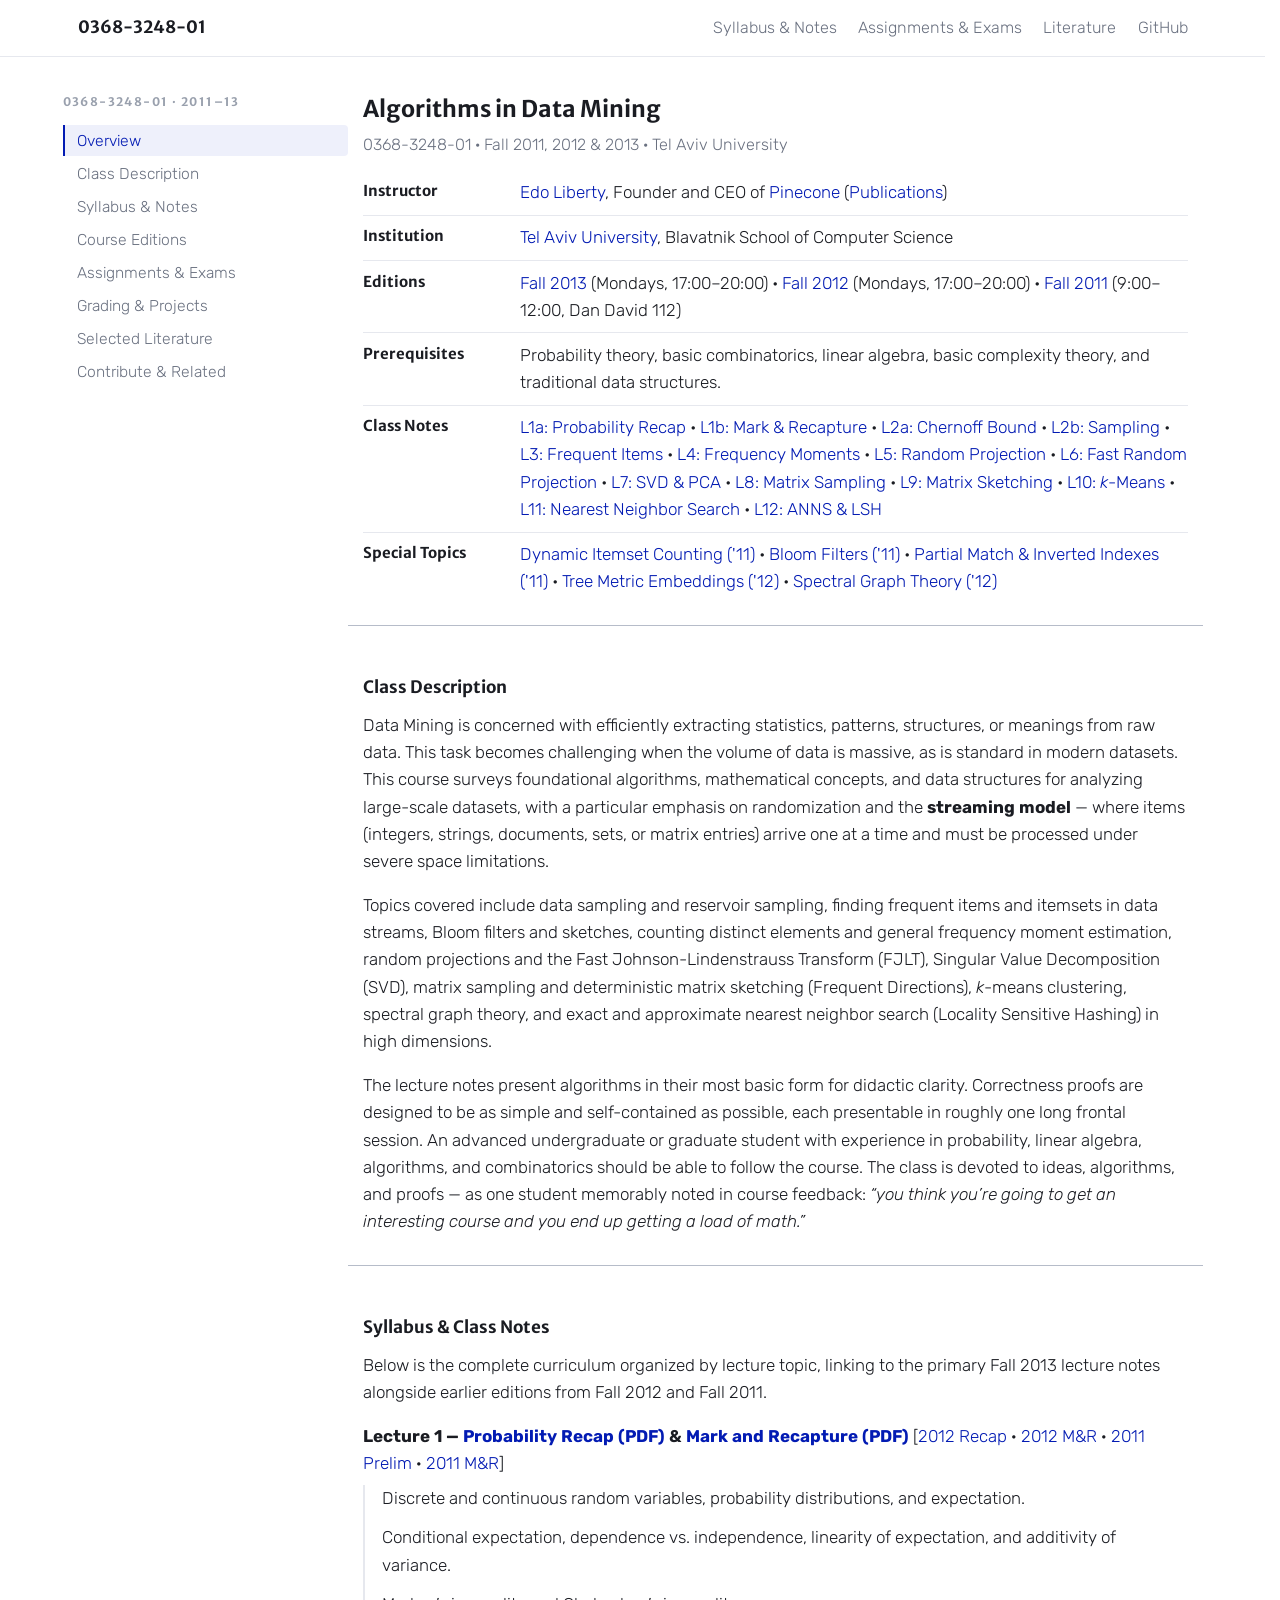
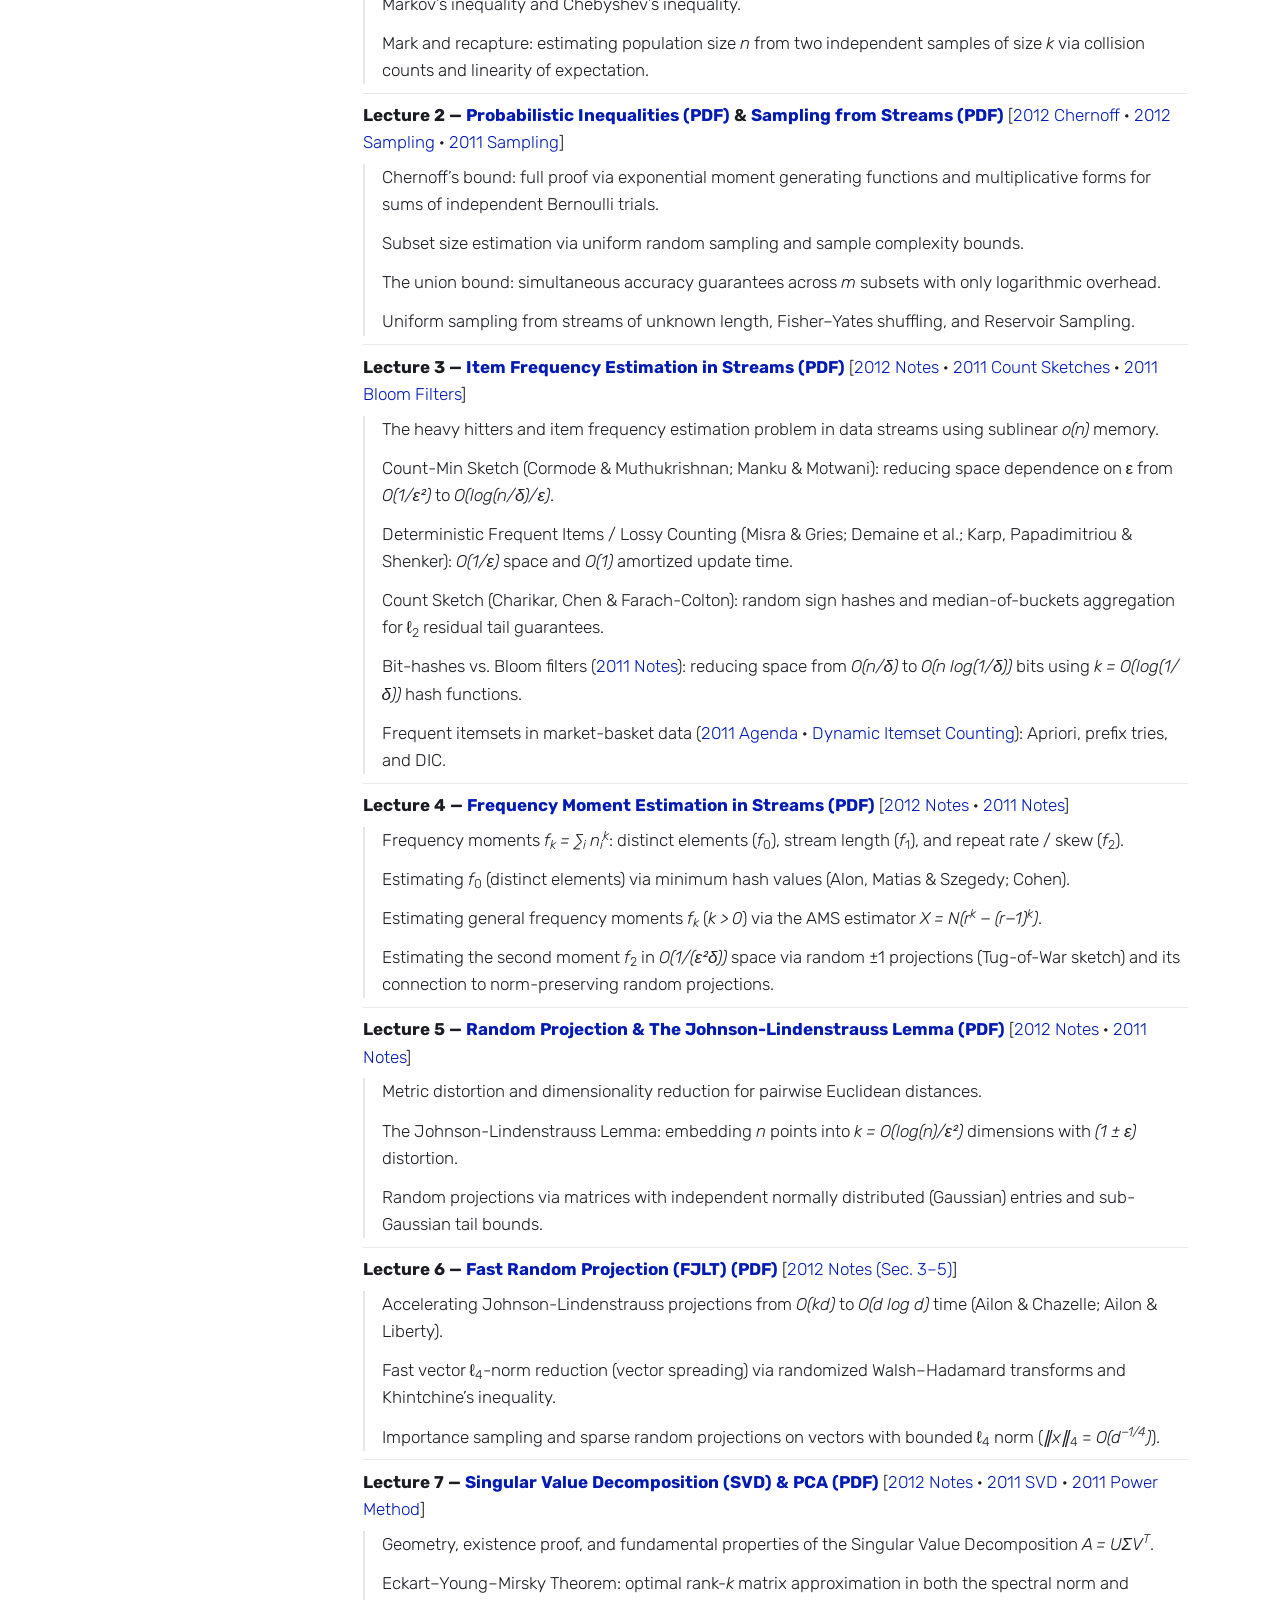
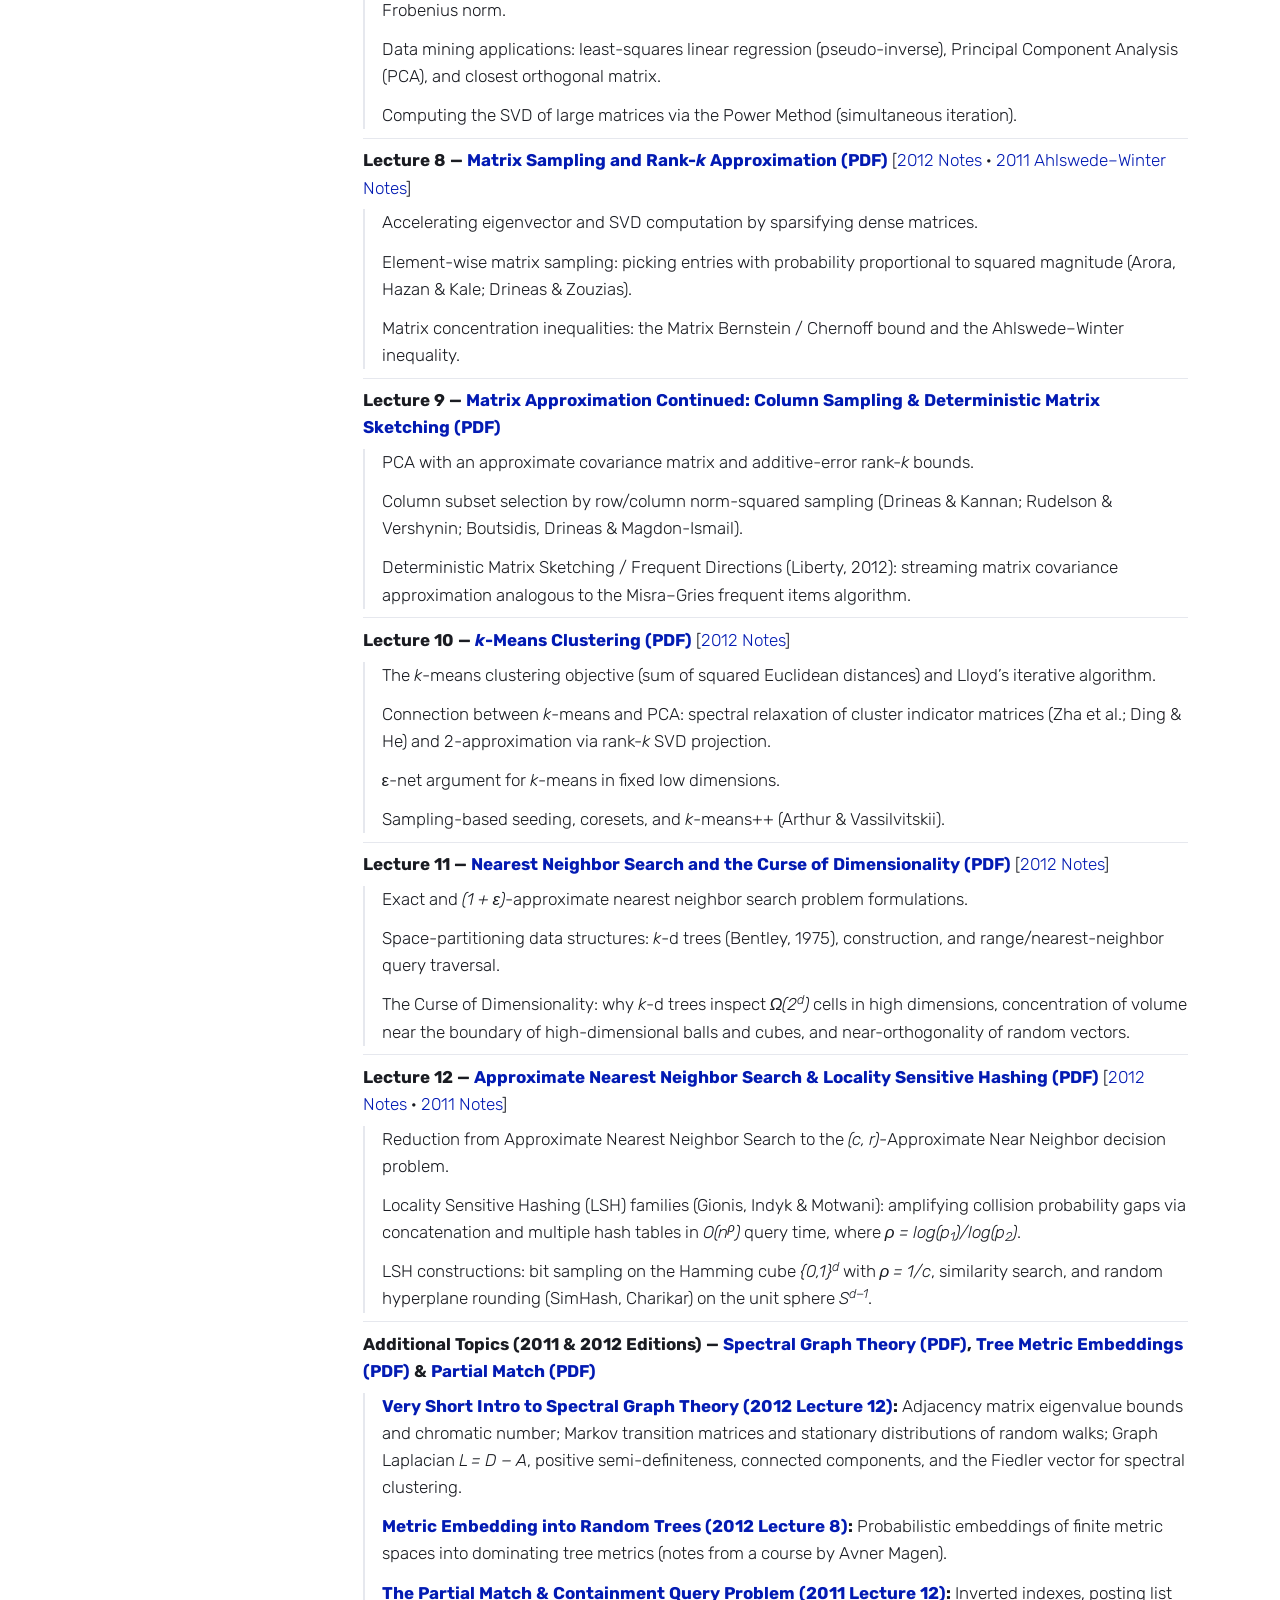
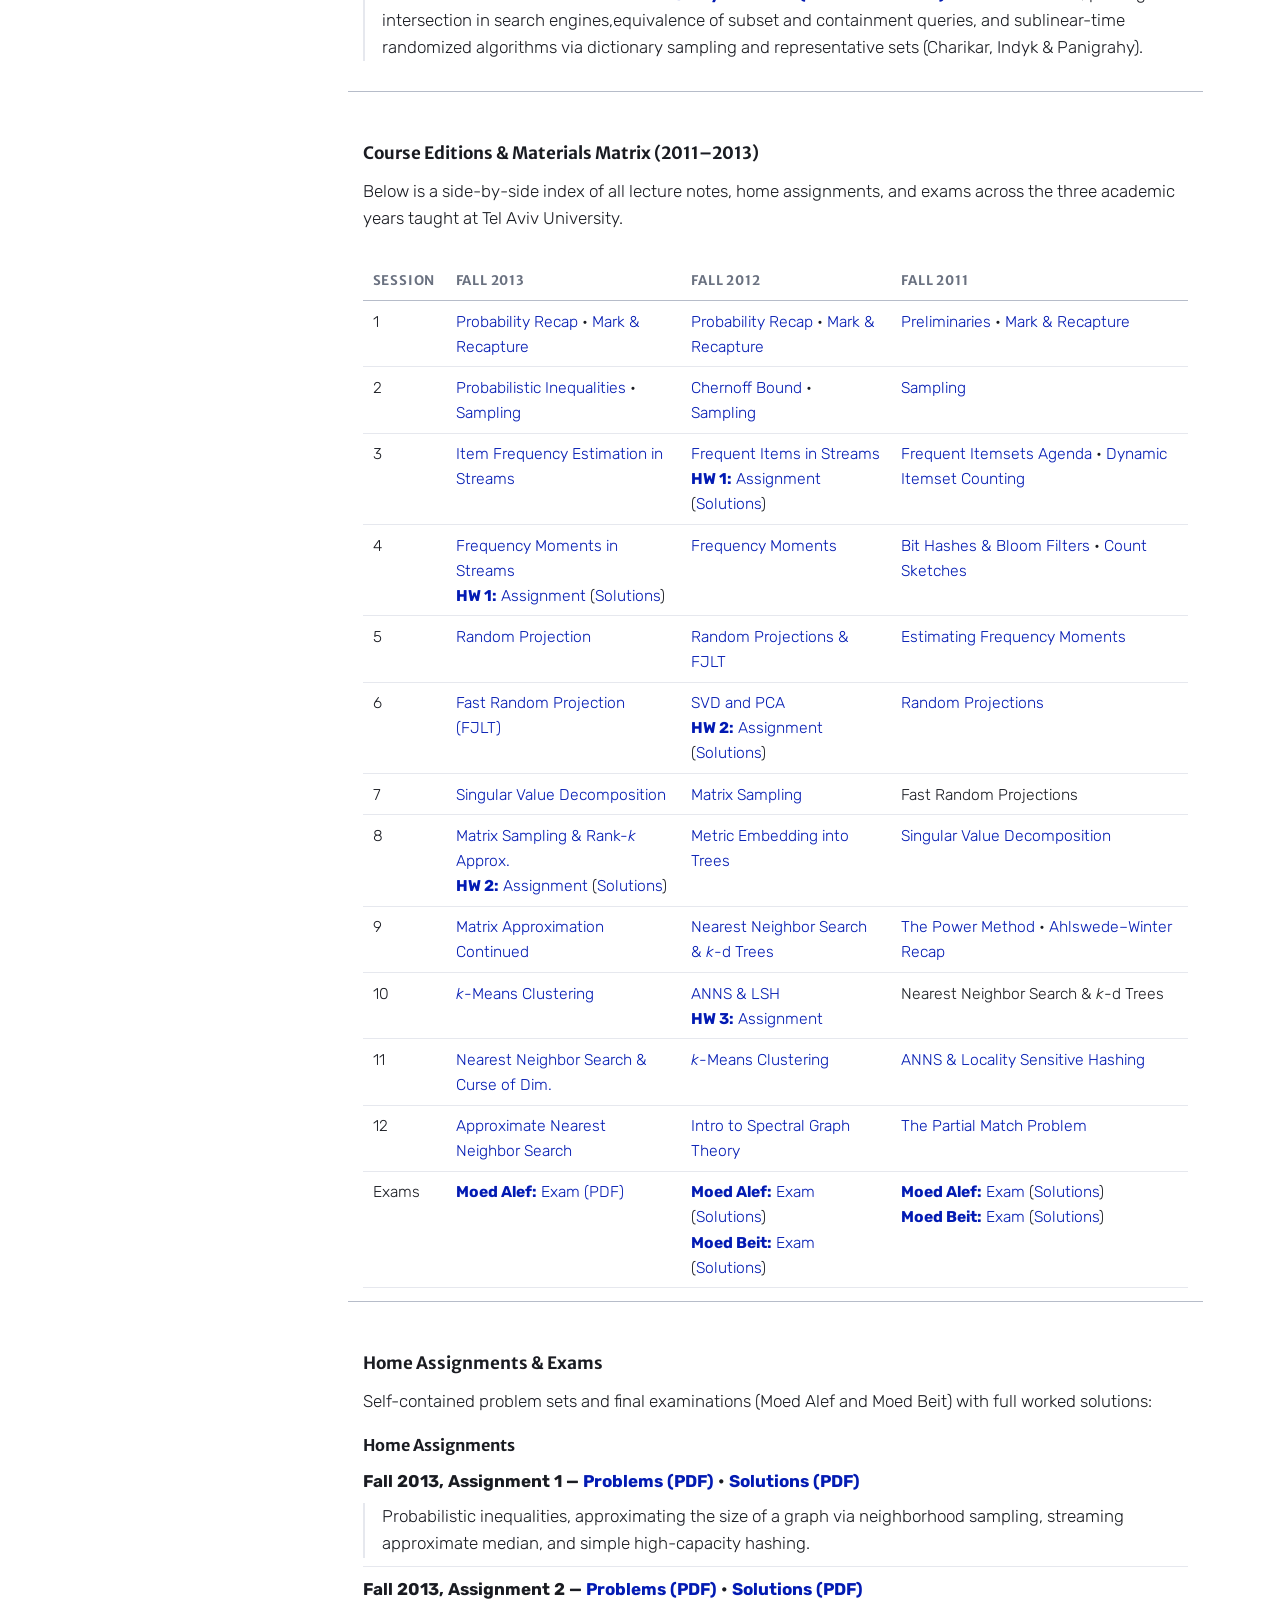
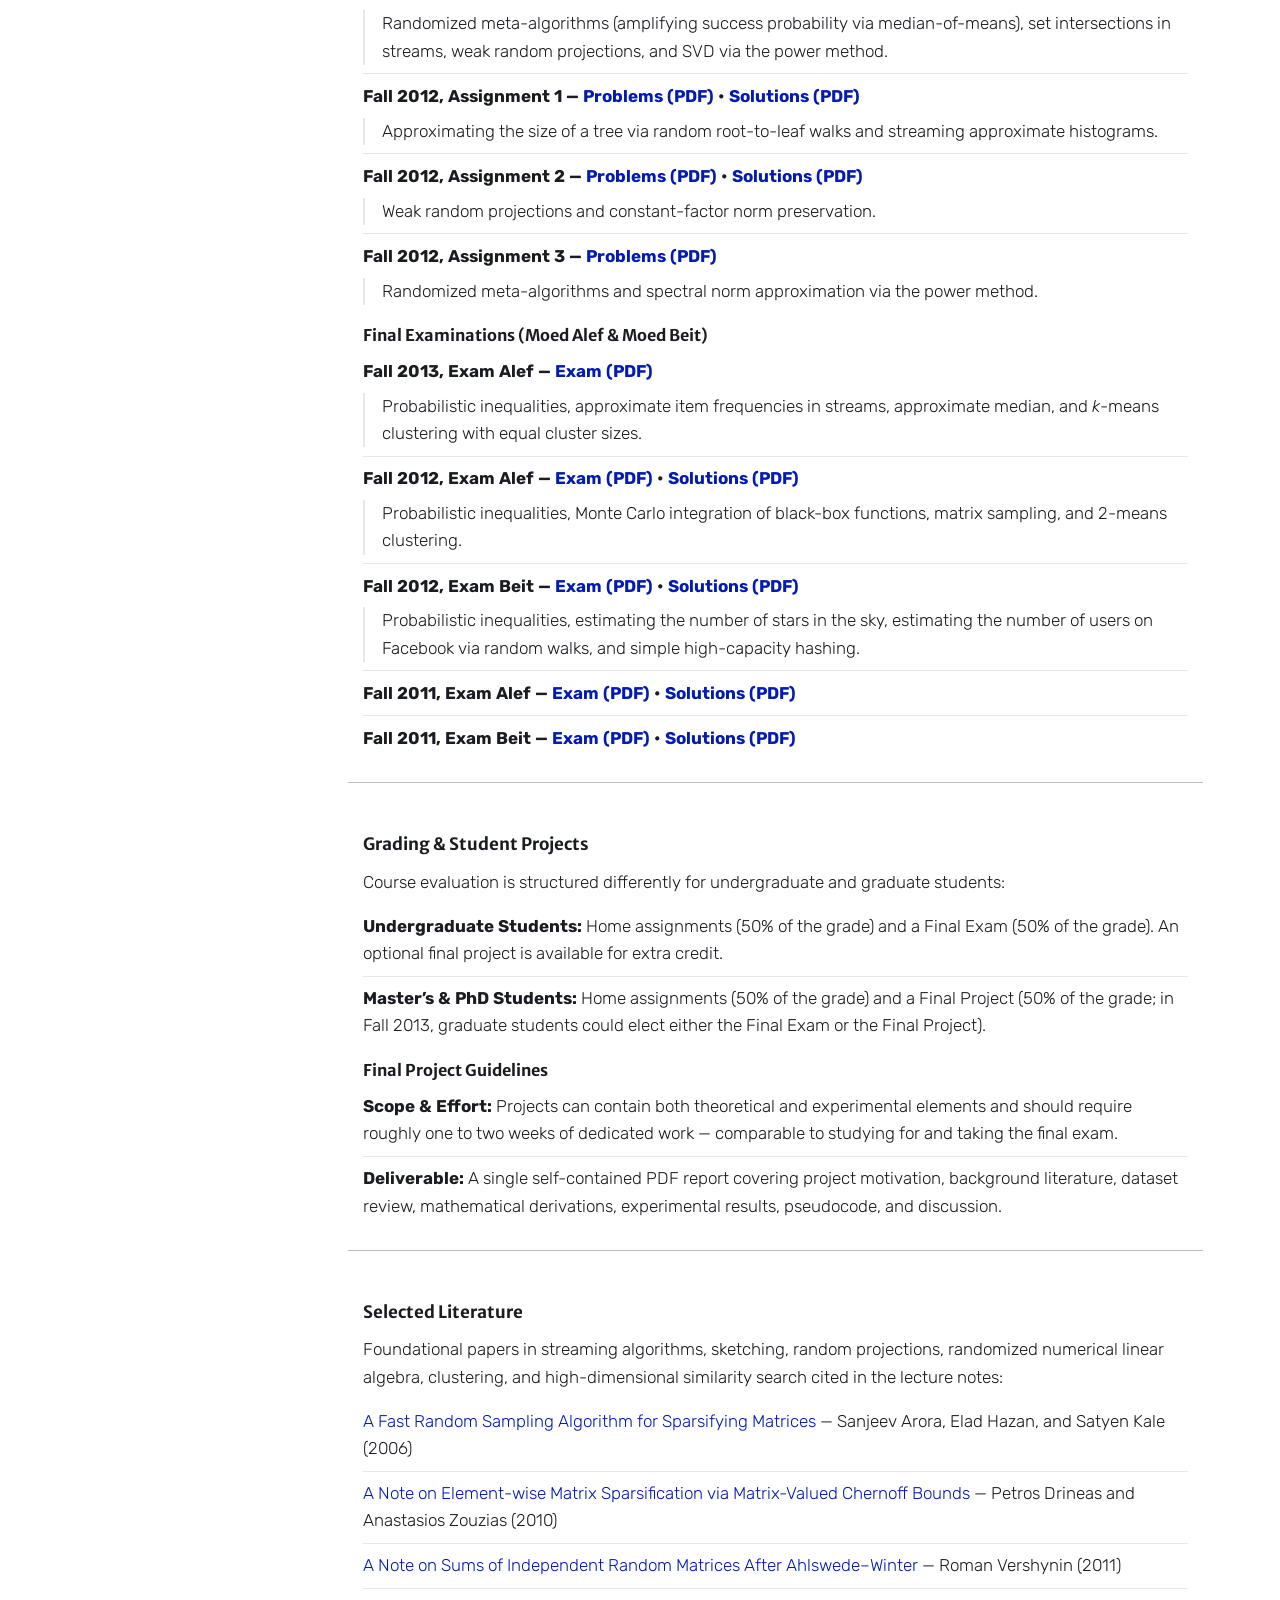
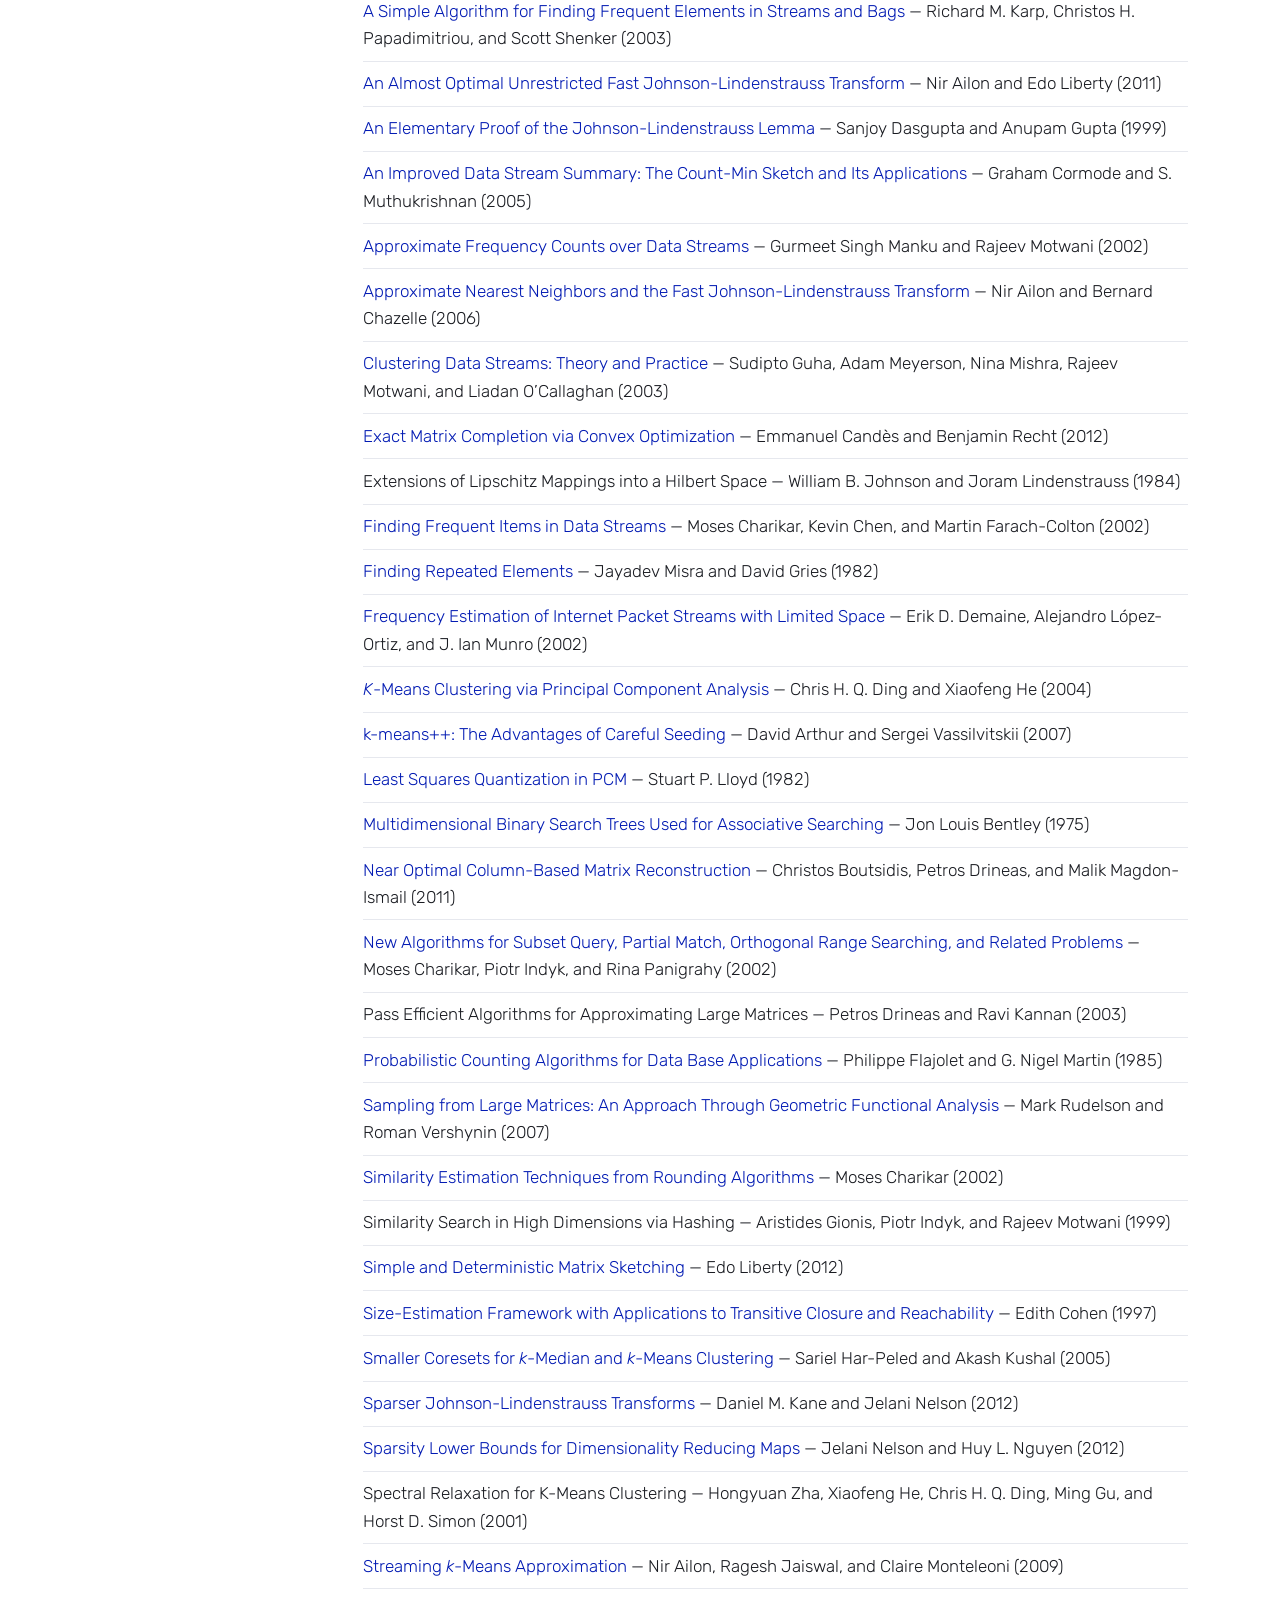
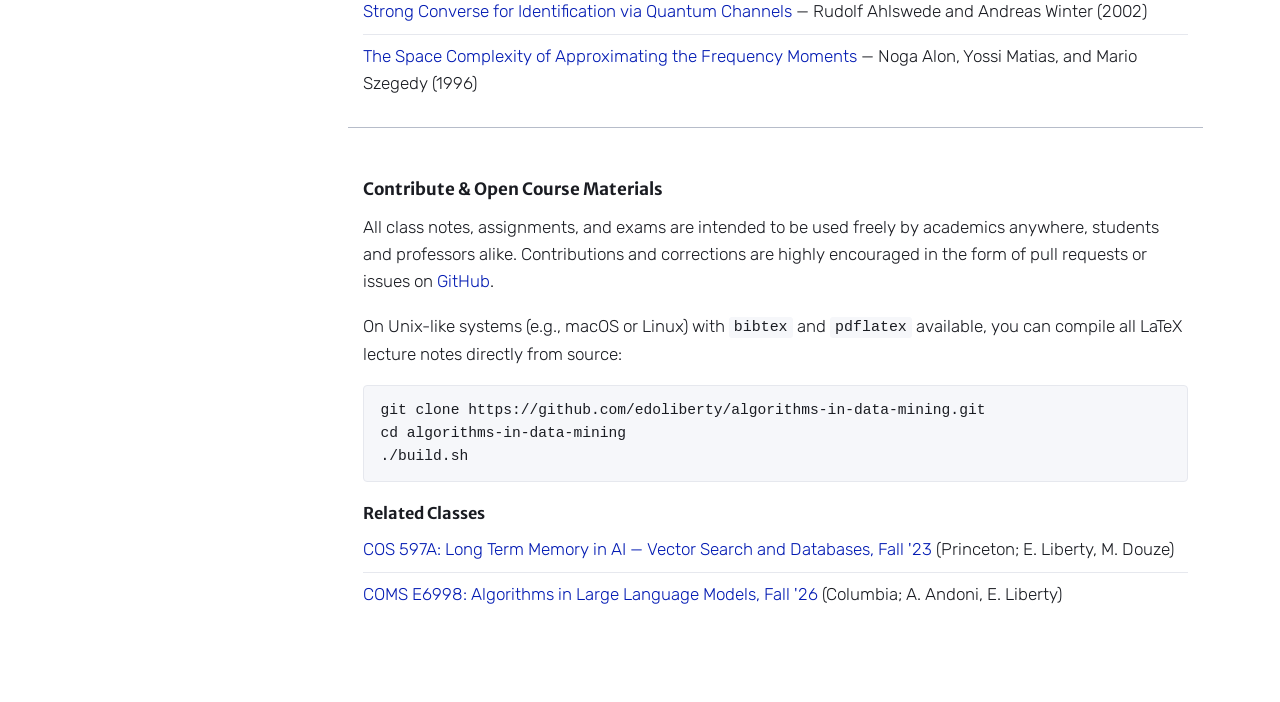
<file: website/index.html>
<!DOCTYPE html>
<html lang="en">
  <head>
    <meta http-equiv="Content-Type" content="text/html; charset=UTF-8">
    <title dir="ltr">Algorithms in Data Mining — 0368-3248-01 (Tel Aviv University, 2011–2013)</title>
    <meta name="description" content="0368-3248-01: Algorithms in Data Mining (Tel Aviv University, Fall 2011, 2012, and 2013), instructed by Edo Liberty. Lecture notes, assignments, and exams on streaming algorithms, sketching, dimensionality reduction, matrix approximation, clustering, and high-dimensional search.">
    <meta name="keywords" content="0368-3248-01, Algorithms in Data Mining, Tel Aviv University, Edo Liberty, streaming algorithms, reservoir sampling, Count-Min Sketch, Count Sketch, Misra-Gries, Bloom filters, frequency moments, AMS sketch, Johnson-Lindenstrauss, Fast Random Projection, FJLT, SVD, matrix sampling, Frequent Directions, k-means, k-means++, Locality Sensitive Hashing, LSH, spectral graph theory">
    <meta name="author" content="Edo Liberty">
    <meta name="robots" content="index, follow">
    <meta name="viewport" content="width=device-width, initial-scale=1.0">
    <!-- Open Graph -->
    <meta property="og:type" content="website">
    <meta property="og:site_name" content="0368-3248-01 — Tel Aviv University">
    <meta property="og:title" content="Algorithms in Data Mining (0368-3248-01, Fall 2011–2013)">
    <meta property="og:description" content="Advanced undergraduate and graduate course at Tel Aviv University covering randomized and streaming algorithms for mining massive data sets. Instructed by Edo Liberty.">
    <meta property="og:locale" content="en_US">
    <!-- Twitter -->
    <meta name="twitter:card" content="summary">
    <meta name="twitter:title" content="Algorithms in Data Mining (0368-3248-01, Fall 2011–2013)">
    <meta name="twitter:description" content="Advanced undergraduate and graduate course at Tel Aviv University covering randomized and streaming algorithms for mining massive data sets.">
    <link rel="stylesheet" href="https://cdn.jsdelivr.net/npm/bootstrap@4.5.3/dist/css/bootstrap.min.css"
      integrity="sha384-TX8t27EcRE3e/ihU7zmQxVncDAy5uIKz4rEkgIXeMed4M0jlfIDPvg6uqKI2xXr2" crossorigin="anonymous">
    <link href="style.css" rel="stylesheet" type="text/css">
    <script type="application/ld+json">
    {
      "@context": "https://schema.org",
      "@type": "Course",
      "name": "Algorithms in Data Mining",
      "courseCode": "0368-3248-01",
      "description": "Advanced undergraduate and graduate course covering algorithmic tools for mining massive data sets with an emphasis on randomization, streaming algorithms, dimensionality reduction, matrix sketching, clustering, and high-dimensional similarity search.",
      "provider": {
        "@type": "CollegeOrUniversity",
        "name": "Tel Aviv University",
        "url": "https://english.tau.ac.il/"
      },
      "instructor": [
        {
          "@type": "Person",
          "name": "Edo Liberty",
          "url": "https://edoliberty.github.io"
        }
      ]
    }
    </script>
  </head>
  <body id="top">
    <!-- ########################################################## -->
    <!-- ################ Top bar (navigation) #################### -->
    <!-- ########################################################## -->
    <header class="topbar" id="topbar">
      <div class="container topbar__inner">
        <a class="brand" href="#top" id="brand-link">0368-3248-01</a>
        <nav aria-label="Site">
          <a href="#syllabus" id="topbar-syllabus">Syllabus &amp; Notes</a>
          <a href="#assignments" id="topbar-assignments">Assignments &amp; Exams</a>
          <a href="#literature" id="topbar-literature">Literature</a>
          <a href="https://github.com/edoliberty/algorithms-in-data-mining" id="topbar-github">GitHub</a>
        </nav>
      </div>
    </header>

    <div class="container">
      <div class="row">
        <!-- ###################### Table of contents ###################### -->
        <nav class="col-12 col-md-3 toc" aria-label="On this page" id="toc-nav">
          <p class="toc__label"><a href="#top">0368-3248-01 &middot; 2011&ndash;13</a></p>
          <ul class="toc__list">
            <li><a href="#overview" id="toc-overview">Overview</a></li>
            <li><a href="#description" id="toc-description">Class Description</a></li>
            <li><a href="#syllabus" id="toc-syllabus">Syllabus &amp; Notes</a></li>
            <li><a href="#editions" id="toc-editions">Course Editions</a></li>
            <li><a href="#assignments" id="toc-assignments">Assignments &amp; Exams</a></li>
            <li><a href="#grading" id="toc-grading">Grading &amp; Projects</a></li>
            <li><a href="#literature" id="toc-literature">Selected Literature</a></li>
            <li><a href="#contribute" id="toc-contribute">Contribute &amp; Related</a></li>
          </ul>
        </nav>

        <main class="col-12 col-md-9">
          <h1 class="sr-only">Algorithms in Data Mining (0368-3248-01, Tel Aviv University, Fall 2011–2013)</h1>

          <!-- ########################################################## -->
          <!-- ################ Overview ################################ -->
          <!-- ########################################################## -->
          <div class="row first-section" id="overview">
            <div class="col-12">
              <div class="course-title" dir="ltr">Algorithms in Data Mining</div>
              <div class="course-subtitle">0368-3248-01 &middot; Fall 2011, 2012 &amp; 2013 &middot; Tel Aviv University</div>
              <ul class="meta-list">
                <li>
                  <span class="meta-label">Instructor</span>
                  <span class="meta-value">
                    <a href="https://edoliberty.github.io">Edo Liberty</a>, Founder and CEO of <a href="https://www.pinecone.io">Pinecone</a> (<a href="https://scholar.google.com/citations?user=QHS_pZAAAAAJ&amp;hl=en">Publications</a>)
                  </span>
                </li>
                <li>
                  <span class="meta-label">Institution</span>
                  <span class="meta-value">
                    <a href="https://english.tau.ac.il/">Tel Aviv University</a>, Blavatnik School of Computer Science
                  </span>
                </li>
                <li>
                  <span class="meta-label">Editions</span>
                  <span class="meta-value">
                    <a href="#editions">Fall 2013</a> (Mondays, 17:00&ndash;20:00) &bull;
                    <a href="#editions">Fall 2012</a> (Mondays, 17:00&ndash;20:00) &bull;
                    <a href="#editions">Fall 2011</a> (9:00&ndash;12:00, Dan David 112)
                  </span>
                </li>
                <li>
                  <span class="meta-label">Prerequisites</span>
                  <span class="meta-value">
                    Probability theory, basic combinatorics, linear algebra, basic complexity theory, and traditional data structures.
                  </span>
                </li>
                <li>
                  <span class="meta-label">Class Notes</span>
                  <span class="meta-value">
                    <a href="algorithms-in-data-mining-2013/01_probability_recap.pdf">L1a: Probability Recap</a> &bull;
                    <a href="algorithms-in-data-mining-2013/01_mark_and_recapture.pdf">L1b: Mark &amp; Recapture</a> &bull;
                    <a href="algorithms-in-data-mining-2013/02_chernoff_bound.pdf">L2a: Chernoff Bound</a> &bull;
                    <a href="algorithms-in-data-mining-2013/02_sampling.pdf">L2b: Sampling</a> &bull;
                    <a href="algorithms-in-data-mining-2013/03_frequent_items_in_streams.pdf">L3: Frequent Items</a> &bull;
                    <a href="algorithms-in-data-mining-2013/04_frequency_moments.pdf">L4: Frequency Moments</a> &bull;
                    <a href="algorithms-in-data-mining-2013/05_random_projection.pdf">L5: Random Projection</a> &bull;
                    <a href="algorithms-in-data-mining-2013/06_fast_random_projection.pdf">L6: Fast Random Projection</a> &bull;
                    <a href="algorithms-in-data-mining-2013/07_singular_value_decomposition.pdf">L7: SVD &amp; PCA</a> &bull;
                    <a href="algorithms-in-data-mining-2013/08_matrix_sampling.pdf">L8: Matrix Sampling</a> &bull;
                    <a href="algorithms-in-data-mining-2013/09_matrix_sampling_continued.pdf">L9: Matrix Sketching</a> &bull;
                    <a href="algorithms-in-data-mining-2013/10_k_means_clustering.pdf">L10: <em>k</em>-Means</a> &bull;
                    <a href="algorithms-in-data-mining-2013/11_nearest_neighbor_search.pdf">L11: Nearest Neighbor Search</a> &bull;
                    <a href="algorithms-in-data-mining-2013/12_approximate_nearest_neighbor_search.pdf">L12: ANNS &amp; LSH</a>
                  </span>
                </li>
                <li>
                  <span class="meta-label">Special Topics</span>
                  <span class="meta-value">
                    <a href="algorithms-in-data-mining-2011/03_dinamic_item_set_counting.pdf">Dynamic Itemset Counting ('11)</a> &bull;
                    <a href="algorithms-in-data-mining-2011/04_bit_hashes_and_bloom_filters.pdf">Bloom Filters ('11)</a> &bull;
                    <a href="algorithms-in-data-mining-2011/12_partial_match.pdf">Partial Match &amp; Inverted Indexes ('11)</a> &bull;
                    <a href="algorithms-in-data-mining-2012/08_metric_embedding_into_tree.pdf">Tree Metric Embeddings ('12)</a> &bull;
                    <a href="algorithms-in-data-mining-2012/12_intro_to_spectral_graph_theory.pdf">Spectral Graph Theory ('12)</a>
                  </span>
                </li>
              </ul>
            </div>
          </div>

          <!-- ########################################################## -->
          <!-- ################ Class Description ####################### -->
          <!-- ########################################################## -->
          <div class="row my-5" id="description">
            <div class="col-12">
              <h2 dir="ltr">Class Description</h2>
              <p>
                Data Mining is concerned with efficiently extracting statistics, patterns, structures, or meanings from raw data. This task becomes challenging when the volume of data is massive, as is standard in modern datasets. This course surveys foundational algorithms, mathematical concepts, and data structures for analyzing large-scale datasets, with a particular emphasis on randomization and the <strong>streaming model</strong> &mdash; where items (integers, strings, documents, sets, or matrix entries) arrive one at a time and must be processed under severe space limitations.
              </p>
              <p>
                Topics covered include data sampling and reservoir sampling, finding frequent items and itemsets in data streams, Bloom filters and sketches, counting distinct elements and general frequency moment estimation, random projections and the Fast Johnson-Lindenstrauss Transform (FJLT), Singular Value Decomposition (SVD), matrix sampling and deterministic matrix sketching (Frequent Directions), <em>k</em>-means clustering, spectral graph theory, and exact and approximate nearest neighbor search (Locality Sensitive Hashing) in high dimensions.
              </p>
              <p>
                The lecture notes present algorithms in their most basic form for didactic clarity. Correctness proofs are designed to be as simple and self-contained as possible, each presentable in roughly one long frontal session. An advanced undergraduate or graduate student with experience in probability, linear algebra, algorithms, and combinatorics should be able to follow the course. The class is devoted to ideas, algorithms, and proofs &mdash; as one student memorably noted in course feedback: <em>&ldquo;you think you&rsquo;re going to get an interesting course and you end up getting a load of math.&rdquo;</em>
              </p>
            </div>
          </div>

          <!-- ########################################################## -->
          <!-- ################ Syllabus & Class Notes ################## -->
          <!-- ########################################################## -->
          <div class="row my-5" id="syllabus">
            <div class="col-12">
              <h2 dir="ltr">Syllabus &amp; Class Notes</h2>
              <p>
                Below is the complete curriculum organized by lecture topic, linking to the primary Fall 2013 lecture notes alongside earlier editions from Fall 2012 and Fall 2011.
              </p>
              <ul>
                <li>
                  <p>
                    <strong>Lecture 1 &mdash; <a href="algorithms-in-data-mining-2013/01_probability_recap.pdf">Probability Recap (PDF)</a> &amp; <a href="algorithms-in-data-mining-2013/01_mark_and_recapture.pdf">Mark and Recapture (PDF)</a></strong>
                    <span>[<a href="algorithms-in-data-mining-2012/01_probability_recap.pdf">2012 Recap</a> &middot; <a href="algorithms-in-data-mining-2012/01_mark_and_recapture.pdf">2012 M&amp;R</a> &middot; <a href="algorithms-in-data-mining-2011/01_preliminaries.pdf">2011 Prelim</a> &middot; <a href="algorithms-in-data-mining-2011/01_mark_and_recapture.pdf">2011 M&amp;R</a>]</span>
                  </p>
                  <ul>
                    <li>Discrete and continuous random variables, probability distributions, and expectation.</li>
                    <li>Conditional expectation, dependence vs. independence, linearity of expectation, and additivity of variance.</li>
                    <li>Markov&rsquo;s inequality and Chebyshev&rsquo;s inequality.</li>
                    <li>Mark and recapture: estimating population size <em>n</em> from two independent samples of size <em>k</em> via collision counts and linearity of expectation.</li>
                  </ul>
                </li>
                <li>
                  <p>
                    <strong>Lecture 2 &mdash; <a href="algorithms-in-data-mining-2013/02_chernoff_bound.pdf">Probabilistic Inequalities (PDF)</a> &amp; <a href="algorithms-in-data-mining-2013/02_sampling.pdf">Sampling from Streams (PDF)</a></strong>
                    <span>[<a href="algorithms-in-data-mining-2012/02_chernoff_bound.pdf">2012 Chernoff</a> &middot; <a href="algorithms-in-data-mining-2012/02_sampling.pdf">2012 Sampling</a> &middot; <a href="algorithms-in-data-mining-2011/02_sampling.pdf">2011 Sampling</a>]</span>
                  </p>
                  <ul>
                    <li>Chernoff&rsquo;s bound: full proof via exponential moment generating functions and multiplicative forms for sums of independent Bernoulli trials.</li>
                    <li>Subset size estimation via uniform random sampling and sample complexity bounds.</li>
                    <li>The union bound: simultaneous accuracy guarantees across <em>m</em> subsets with only logarithmic overhead.</li>
                    <li>Uniform sampling from streams of unknown length, Fisher&ndash;Yates shuffling, and Reservoir Sampling.</li>
                  </ul>
                </li>
                <li>
                  <p>
                    <strong>Lecture 3 &mdash; <a href="algorithms-in-data-mining-2013/03_frequent_items_in_streams.pdf">Item Frequency Estimation in Streams (PDF)</a></strong>
                    <span>[<a href="algorithms-in-data-mining-2012/03_frequent_items_in_streams.pdf">2012 Notes</a> &middot; <a href="algorithms-in-data-mining-2011/04_count_sketches.pdf">2011 Count Sketches</a> &middot; <a href="algorithms-in-data-mining-2011/04_bit_hashes_and_bloom_filters.pdf">2011 Bloom Filters</a>]</span>
                  </p>
                  <ul>
                    <li>The heavy hitters and item frequency estimation problem in data streams using sublinear <em>o(n)</em> memory.</li>
                    <li>Count-Min Sketch (Cormode &amp; Muthukrishnan; Manku &amp; Motwani): reducing space dependence on &epsilon; from <em>O(1/&epsilon;&sup2;)</em> to <em>O(log(n/&delta;)/&epsilon;)</em>.</li>
                    <li>Deterministic Frequent Items / Lossy Counting (Misra &amp; Gries; Demaine et al.; Karp, Papadimitriou &amp; Shenker): <em>O(1/&epsilon;)</em> space and <em>O(1)</em> amortized update time.</li>
                    <li>Count Sketch (Charikar, Chen &amp; Farach-Colton): random sign hashes and median-of-buckets aggregation for &ell;<sub>2</sub> residual tail guarantees.</li>
                    <li>Bit-hashes vs. Bloom filters (<a href="algorithms-in-data-mining-2011/04_bit_hashes_and_bloom_filters.pdf">2011 Notes</a>): reducing space from <em>O(n/&delta;)</em> to <em>O(n log(1/&delta;))</em> bits using <em>k = O(log(1/&delta;))</em> hash functions.</li>
                    <li>Frequent itemsets in market-basket data (<a href="algorithms-in-data-mining-2011/03_agenda_frequent_item_sets.pdf">2011 Agenda</a> &middot; <a href="algorithms-in-data-mining-2011/03_dinamic_item_set_counting.pdf">Dynamic Itemset Counting</a>): Apriori, prefix tries, and DIC.</li>
                  </ul>
                </li>
                <li>
                  <p>
                    <strong>Lecture 4 &mdash; <a href="algorithms-in-data-mining-2013/04_frequency_moments.pdf">Frequency Moment Estimation in Streams (PDF)</a></strong>
                    <span>[<a href="algorithms-in-data-mining-2012/04_frequency_moments.pdf">2012 Notes</a> &middot; <a href="algorithms-in-data-mining-2011/05_frequency_moments.pdf">2011 Notes</a>]</span>
                  </p>
                  <ul>
                    <li>Frequency moments <em>f<sub>k</sub> = &sum;<sub>i</sub> n<sub>i</sub><sup>k</sup></em>: distinct elements (<em>f</em><sub>0</sub>), stream length (<em>f</em><sub>1</sub>), and repeat rate / skew (<em>f</em><sub>2</sub>).</li>
                    <li>Estimating <em>f</em><sub>0</sub> (distinct elements) via minimum hash values (Alon, Matias &amp; Szegedy; Cohen).</li>
                    <li>Estimating general frequency moments <em>f<sub>k</sub></em> (<em>k &gt; 0</em>) via the AMS estimator <em>X = N(r<sup>k</sup> &minus; (r&minus;1)<sup>k</sup>)</em>.</li>
                    <li>Estimating the second moment <em>f</em><sub>2</sub> in <em>O(1/(&epsilon;&sup2;&delta;))</em> space via random &plusmn;1 projections (Tug-of-War sketch) and its connection to norm-preserving random projections.</li>
                  </ul>
                </li>
                <li>
                  <p>
                    <strong>Lecture 5 &mdash; <a href="algorithms-in-data-mining-2013/05_random_projection.pdf">Random Projection &amp; The Johnson-Lindenstrauss Lemma (PDF)</a></strong>
                    <span>[<a href="algorithms-in-data-mining-2012/05_random_projections.pdf">2012 Notes</a> &middot; <a href="algorithms-in-data-mining-2011/06_random_projections.pdf">2011 Notes</a>]</span>
                  </p>
                  <ul>
                    <li>Metric distortion and dimensionality reduction for pairwise Euclidean distances.</li>
                    <li>The Johnson-Lindenstrauss Lemma: embedding <em>n</em> points into <em>k = O(log(n)/&epsilon;&sup2;)</em> dimensions with <em>(1 &plusmn; &epsilon;)</em> distortion.</li>
                    <li>Random projections via matrices with independent normally distributed (Gaussian) entries and sub-Gaussian tail bounds.</li>
                  </ul>
                </li>
                <li>
                  <p>
                    <strong>Lecture 6 &mdash; <a href="algorithms-in-data-mining-2013/06_fast_random_projection.pdf">Fast Random Projection (FJLT) (PDF)</a></strong>
                    <span>[<a href="algorithms-in-data-mining-2012/05_random_projections.pdf">2012 Notes (Sec. 3&ndash;5)</a>]</span>
                  </p>
                  <ul>
                    <li>Accelerating Johnson-Lindenstrauss projections from <em>O(kd)</em> to <em>O(d log d)</em> time (Ailon &amp; Chazelle; Ailon &amp; Liberty).</li>
                    <li>Fast vector &ell;<sub>4</sub>-norm reduction (vector spreading) via randomized Walsh&ndash;Hadamard transforms and Khintchine&rsquo;s inequality.</li>
                    <li>Importance sampling and sparse random projections on vectors with bounded &ell;<sub>4</sub> norm (<em>&Vert;x&Vert;</em><sub>4</sub> = <em>O(d<sup>&minus;1/4</sup>)</em>).</li>
                  </ul>
                </li>
                <li>
                  <p>
                    <strong>Lecture 7 &mdash; <a href="algorithms-in-data-mining-2013/07_singular_value_decomposition.pdf">Singular Value Decomposition (SVD) &amp; PCA (PDF)</a></strong>
                    <span>[<a href="algorithms-in-data-mining-2012/06_singular_value_decomposition.pdf">2012 Notes</a> &middot; <a href="algorithms-in-data-mining-2011/08_singular_value_decomposition.pdf">2011 SVD</a> &middot; <a href="algorithms-in-data-mining-2011/09_the_power_method.pdf">2011 Power Method</a>]</span>
                  </p>
                  <ul>
                    <li>Geometry, existence proof, and fundamental properties of the Singular Value Decomposition <em>A = U&Sigma;V<sup>T</sup></em>.</li>
                    <li>Eckart&ndash;Young&ndash;Mirsky Theorem: optimal rank-<em>k</em> matrix approximation in both the spectral norm and Frobenius norm.</li>
                    <li>Data mining applications: least-squares linear regression (pseudo-inverse), Principal Component Analysis (PCA), and closest orthogonal matrix.</li>
                    <li>Computing the SVD of large matrices via the Power Method (simultaneous iteration).</li>
                  </ul>
                </li>
                <li>
                  <p>
                    <strong>Lecture 8 &mdash; <a href="algorithms-in-data-mining-2013/08_matrix_sampling.pdf">Matrix Sampling and Rank-<em>k</em> Approximation (PDF)</a></strong>
                    <span>[<a href="algorithms-in-data-mining-2012/07_matrix_sampling.pdf">2012 Notes</a> &middot; <a href="algorithms-in-data-mining-2011/09_rudelson-ahlswede-winter-recap.pdf">2011 Ahlswede&ndash;Winter Notes</a>]</span>
                  </p>
                  <ul>
                    <li>Accelerating eigenvector and SVD computation by sparsifying dense matrices.</li>
                    <li>Element-wise matrix sampling: picking entries with probability proportional to squared magnitude (Arora, Hazan &amp; Kale; Drineas &amp; Zouzias).</li>
                    <li>Matrix concentration inequalities: the Matrix Bernstein / Chernoff bound and the Ahlswede&ndash;Winter inequality.</li>
                  </ul>
                </li>
                <li>
                  <p>
                    <strong>Lecture 9 &mdash; <a href="algorithms-in-data-mining-2013/09_matrix_sampling_continued.pdf">Matrix Approximation Continued: Column Sampling &amp; Deterministic Matrix Sketching (PDF)</a></strong>
                  </p>
                  <ul>
                    <li>PCA with an approximate covariance matrix and additive-error rank-<em>k</em> bounds.</li>
                    <li>Column subset selection by row/column norm-squared sampling (Drineas &amp; Kannan; Rudelson &amp; Vershynin; Boutsidis, Drineas &amp; Magdon-Ismail).</li>
                    <li>Deterministic Matrix Sketching / Frequent Directions (Liberty, 2012): streaming matrix covariance approximation analogous to the Misra&ndash;Gries frequent items algorithm.</li>
                  </ul>
                </li>
                <li>
                  <p>
                    <strong>Lecture 10 &mdash; <a href="algorithms-in-data-mining-2013/10_k_means_clustering.pdf"><em>k</em>-Means Clustering (PDF)</a></strong>
                    <span>[<a href="algorithms-in-data-mining-2012/11_k_means_clustering.pdf">2012 Notes</a>]</span>
                  </p>
                  <ul>
                    <li>The <em>k</em>-means clustering objective (sum of squared Euclidean distances) and Lloyd&rsquo;s iterative algorithm.</li>
                    <li>Connection between <em>k</em>-means and PCA: spectral relaxation of cluster indicator matrices (Zha et al.; Ding &amp; He) and 2-approximation via rank-<em>k</em> SVD projection.</li>
                    <li>&epsilon;-net argument for <em>k</em>-means in fixed low dimensions.</li>
                    <li>Sampling-based seeding, coresets, and <em>k</em>-means++ (Arthur &amp; Vassilvitskii).</li>
                  </ul>
                </li>
                <li>
                  <p>
                    <strong>Lecture 11 &mdash; <a href="algorithms-in-data-mining-2013/11_nearest_neighbor_search.pdf">Nearest Neighbor Search and the Curse of Dimensionality (PDF)</a></strong>
                    <span>[<a href="algorithms-in-data-mining-2012/09_nearest_neighbor_search.pdf">2012 Notes</a>]</span>
                  </p>
                  <ul>
                    <li>Exact and <em>(1 + &epsilon;)</em>-approximate nearest neighbor search problem formulations.</li>
                    <li>Space-partitioning data structures: <em>k</em>-d trees (Bentley, 1975), construction, and range/nearest-neighbor query traversal.</li>
                    <li>The Curse of Dimensionality: why <em>k</em>-d trees inspect <em>&Omega;(2<sup>d</sup>)</em> cells in high dimensions, concentration of volume near the boundary of high-dimensional balls and cubes, and near-orthogonality of random vectors.</li>
                  </ul>
                </li>
                <li>
                  <p>
                    <strong>Lecture 12 &mdash; <a href="algorithms-in-data-mining-2013/12_approximate_nearest_neighbor_search.pdf">Approximate Nearest Neighbor Search &amp; Locality Sensitive Hashing (PDF)</a></strong>
                    <span>[<a href="algorithms-in-data-mining-2012/10_approximate_nearest_neighbor_search.pdf">2012 Notes</a> &middot; <a href="algorithms-in-data-mining-2011/11_approximate_nearest_neighbor_search_lsh.pdf">2011 Notes</a>]</span>
                  </p>
                  <ul>
                    <li>Reduction from Approximate Nearest Neighbor Search to the <em>(c, r)</em>-Approximate Near Neighbor decision problem.</li>
                    <li>Locality Sensitive Hashing (LSH) families (Gionis, Indyk &amp; Motwani): amplifying collision probability gaps via concatenation and multiple hash tables in <em>O(n<sup>&rho;</sup>)</em> query time, where <em>&rho; = log(p<sub>1</sub>)/log(p<sub>2</sub>)</em>.</li>
                    <li>LSH constructions: bit sampling on the Hamming cube <em>{0,1}<sup>d</sup></em> with <em>&rho; = 1/c</em>, similarity search, and random hyperplane rounding (SimHash, Charikar) on the unit sphere <em>S<sup>d&minus;1</sup></em>.</li>
                  </ul>
                </li>
                <li>
                  <p>
                    <strong>Additional Topics (2011 &amp; 2012 Editions) &mdash; <a href="algorithms-in-data-mining-2012/12_intro_to_spectral_graph_theory.pdf">Spectral Graph Theory (PDF)</a>, <a href="algorithms-in-data-mining-2012/08_metric_embedding_into_tree.pdf">Tree Metric Embeddings (PDF)</a> &amp; <a href="algorithms-in-data-mining-2011/12_partial_match.pdf">Partial Match (PDF)</a></strong>
                  </p>
                  <ul>
                    <li><strong><a href="algorithms-in-data-mining-2012/12_intro_to_spectral_graph_theory.pdf">Very Short Intro to Spectral Graph Theory (2012 Lecture 12)</a>:</strong> Adjacency matrix eigenvalue bounds and chromatic number; Markov transition matrices and stationary distributions of random walks; Graph Laplacian <em>L = D &minus; A</em>, positive semi-definiteness, connected components, and the Fiedler vector for spectral clustering.</li>
                    <li><strong><a href="algorithms-in-data-mining-2012/08_metric_embedding_into_tree.pdf">Metric Embedding into Random Trees (2012 Lecture 8)</a>:</strong> Probabilistic embeddings of finite metric spaces into dominating tree metrics (notes from a course by Avner Magen).</li>
                    <li><strong><a href="algorithms-in-data-mining-2011/12_partial_match.pdf">The Partial Match &amp; Containment Query Problem (2011 Lecture 12)</a>:</strong> Inverted indexes, posting list intersection in search engines,equivalence of subset and containment queries, and sublinear-time randomized algorithms via dictionary sampling and representative sets (Charikar, Indyk &amp; Panigrahy).</li>
                  </ul>
                </li>
              </ul>
            </div>
          </div>

          <!-- ########################################################## -->
          <!-- ################ Course Editions ######################### -->
          <!-- ########################################################## -->
          <div class="row my-5" id="editions">
            <div class="col-12">
              <h2 dir="ltr">Course Editions &amp; Materials Matrix (2011&ndash;2013)</h2>
              <p>Below is a side-by-side index of all lecture notes, home assignments, and exams across the three academic years taught at Tel Aviv University.</p>
              <div class="table-responsive">
                <table class="schedule-table">
                  <thead>
                    <tr>
                      <th>Session</th>
                      <th>Fall 2013</th>
                      <th>Fall 2012</th>
                      <th>Fall 2011</th>
                    </tr>
                  </thead>
                  <tbody>
                    <tr>
                      <td>1</td>
                      <td>
                        <a href="algorithms-in-data-mining-2013/01_probability_recap.pdf">Probability Recap</a> &bull;
                        <a href="algorithms-in-data-mining-2013/01_mark_and_recapture.pdf">Mark &amp; Recapture</a>
                      </td>
                      <td>
                        <a href="algorithms-in-data-mining-2012/01_probability_recap.pdf">Probability Recap</a> &bull;
                        <a href="algorithms-in-data-mining-2012/01_mark_and_recapture.pdf">Mark &amp; Recapture</a>
                      </td>
                      <td>
                        <a href="algorithms-in-data-mining-2011/01_preliminaries.pdf">Preliminaries</a> &bull;
                        <a href="algorithms-in-data-mining-2011/01_mark_and_recapture.pdf">Mark &amp; Recapture</a>
                      </td>
                    </tr>
                    <tr>
                      <td>2</td>
                      <td>
                        <a href="algorithms-in-data-mining-2013/02_chernoff_bound.pdf">Probabilistic Inequalities</a> &bull;
                        <a href="algorithms-in-data-mining-2013/02_sampling.pdf">Sampling</a>
                      </td>
                      <td>
                        <a href="algorithms-in-data-mining-2012/02_chernoff_bound.pdf">Chernoff Bound</a> &bull;
                        <a href="algorithms-in-data-mining-2012/02_sampling.pdf">Sampling</a>
                      </td>
                      <td>
                        <a href="algorithms-in-data-mining-2011/02_sampling.pdf">Sampling</a>
                      </td>
                    </tr>
                    <tr>
                      <td>3</td>
                      <td>
                        <a href="algorithms-in-data-mining-2013/03_frequent_items_in_streams.pdf">Item Frequency Estimation in Streams</a>
                      </td>
                      <td>
                        <a href="algorithms-in-data-mining-2012/03_frequent_items_in_streams.pdf">Frequent Items in Streams</a><br>
                        <span class="due-badge">HW 1:</span> <a href="algorithms-in-data-mining-2012/03_assignment_1.pdf">Assignment</a> (<a href="algorithms-in-data-mining-2012/03_assignment_1_answers.pdf">Solutions</a>)
                      </td>
                      <td>
                        <a href="algorithms-in-data-mining-2011/03_agenda_frequent_item_sets.pdf">Frequent Itemsets Agenda</a> &bull;
                        <a href="algorithms-in-data-mining-2011/03_dinamic_item_set_counting.pdf">Dynamic Itemset Counting</a>
                      </td>
                    </tr>
                    <tr>
                      <td>4</td>
                      <td>
                        <a href="algorithms-in-data-mining-2013/04_frequency_moments.pdf">Frequency Moments in Streams</a><br>
                        <span class="due-badge">HW 1:</span> <a href="algorithms-in-data-mining-2013/04_assignment.pdf">Assignment</a> (<a href="algorithms-in-data-mining-2013/04_assignment_answers.pdf">Solutions</a>)
                      </td>
                      <td>
                        <a href="algorithms-in-data-mining-2012/04_frequency_moments.pdf">Frequency Moments</a>
                      </td>
                      <td>
                        <a href="algorithms-in-data-mining-2011/04_bit_hashes_and_bloom_filters.pdf">Bit Hashes &amp; Bloom Filters</a> &bull;
                        <a href="algorithms-in-data-mining-2011/04_count_sketches.pdf">Count Sketches</a>
                      </td>
                    </tr>
                    <tr>
                      <td>5</td>
                      <td>
                        <a href="algorithms-in-data-mining-2013/05_random_projection.pdf">Random Projection</a>
                      </td>
                      <td>
                        <a href="algorithms-in-data-mining-2012/05_random_projections.pdf">Random Projections &amp; FJLT</a>
                      </td>
                      <td>
                        <a href="algorithms-in-data-mining-2011/05_frequency_moments.pdf">Estimating Frequency Moments</a>
                      </td>
                    </tr>
                    <tr>
                      <td>6</td>
                      <td>
                        <a href="algorithms-in-data-mining-2013/06_fast_random_projection.pdf">Fast Random Projection (FJLT)</a>
                      </td>
                      <td>
                        <a href="algorithms-in-data-mining-2012/06_singular_value_decomposition.pdf">SVD and PCA</a><br>
                        <span class="due-badge">HW 2:</span> <a href="algorithms-in-data-mining-2012/06_assignment_2.pdf">Assignment</a> (<a href="algorithms-in-data-mining-2012/06_assignment_2_answers.pdf">Solutions</a>)
                      </td>
                      <td>
                        <a href="algorithms-in-data-mining-2011/06_random_projections.pdf">Random Projections</a>
                      </td>
                    </tr>
                    <tr>
                      <td>7</td>
                      <td>
                        <a href="algorithms-in-data-mining-2013/07_singular_value_decomposition.pdf">Singular Value Decomposition</a>
                      </td>
                      <td>
                        <a href="algorithms-in-data-mining-2012/07_matrix_sampling.pdf">Matrix Sampling</a>
                      </td>
                      <td>
                        Fast Random Projections
                      </td>
                    </tr>
                    <tr>
                      <td>8</td>
                      <td>
                        <a href="algorithms-in-data-mining-2013/08_matrix_sampling.pdf">Matrix Sampling &amp; Rank-<em>k</em> Approx.</a><br>
                        <span class="due-badge">HW 2:</span> <a href="algorithms-in-data-mining-2013/08_assignment.pdf">Assignment</a> (<a href="algorithms-in-data-mining-2013/08_assignment_answers.pdf">Solutions</a>)
                      </td>
                      <td>
                        <a href="algorithms-in-data-mining-2012/08_metric_embedding_into_tree.pdf">Metric Embedding into Trees</a>
                      </td>
                      <td>
                        <a href="algorithms-in-data-mining-2011/08_singular_value_decomposition.pdf">Singular Value Decomposition</a>
                      </td>
                    </tr>
                    <tr>
                      <td>9</td>
                      <td>
                        <a href="algorithms-in-data-mining-2013/09_matrix_sampling_continued.pdf">Matrix Approximation Continued</a>
                      </td>
                      <td>
                        <a href="algorithms-in-data-mining-2012/09_nearest_neighbor_search.pdf">Nearest Neighbor Search &amp; <em>k</em>-d Trees</a>
                      </td>
                      <td>
                        <a href="algorithms-in-data-mining-2011/09_the_power_method.pdf">The Power Method</a> &bull;
                        <a href="algorithms-in-data-mining-2011/09_rudelson-ahlswede-winter-recap.pdf">Ahlswede&ndash;Winter Recap</a>
                      </td>
                    </tr>
                    <tr>
                      <td>10</td>
                      <td>
                        <a href="algorithms-in-data-mining-2013/10_k_means_clustering.pdf"><em>k</em>-Means Clustering</a>
                      </td>
                      <td>
                        <a href="algorithms-in-data-mining-2012/10_approximate_nearest_neighbor_search.pdf">ANNS &amp; LSH</a><br>
                        <span class="due-badge">HW 3:</span> <a href="algorithms-in-data-mining-2012/10_assignment_3.pdf">Assignment</a>
                      </td>
                      <td>
                        Nearest Neighbor Search &amp; <em>k</em>-d Trees
                      </td>
                    </tr>
                    <tr>
                      <td>11</td>
                      <td>
                        <a href="algorithms-in-data-mining-2013/11_nearest_neighbor_search.pdf">Nearest Neighbor Search &amp; Curse of Dim.</a>
                      </td>
                      <td>
                        <a href="algorithms-in-data-mining-2012/11_k_means_clustering.pdf"><em>k</em>-Means Clustering</a>
                      </td>
                      <td>
                        <a href="algorithms-in-data-mining-2011/11_approximate_nearest_neighbor_search_lsh.pdf">ANNS &amp; Locality Sensitive Hashing</a>
                      </td>
                    </tr>
                    <tr>
                      <td>12</td>
                      <td>
                        <a href="algorithms-in-data-mining-2013/12_approximate_nearest_neighbor_search.pdf">Approximate Nearest Neighbor Search</a>
                      </td>
                      <td>
                        <a href="algorithms-in-data-mining-2012/12_intro_to_spectral_graph_theory.pdf">Intro to Spectral Graph Theory</a>
                      </td>
                      <td>
                        <a href="algorithms-in-data-mining-2011/12_partial_match.pdf">The Partial Match Problem</a>
                      </td>
                    </tr>
                    <tr>
                      <td>Exams</td>
                      <td>
                        <span class="due-badge">Moed Alef:</span> <a href="algorithms-in-data-mining-2013/13_exam_alef.pdf">Exam (PDF)</a>
                      </td>
                      <td>
                        <span class="due-badge">Moed Alef:</span> <a href="algorithms-in-data-mining-2012/13_exam_alef.pdf">Exam</a> (<a href="algorithms-in-data-mining-2012/13_exam_alef_answers.pdf">Solutions</a>)<br>
                        <span class="due-badge">Moed Beit:</span> <a href="algorithms-in-data-mining-2012/14_exam_beit.pdf">Exam</a> (<a href="algorithms-in-data-mining-2012/14_exam_beit_answers.pdf">Solutions</a>)
                      </td>
                      <td>
                        <span class="due-badge">Moed Alef:</span> <a href="algorithms-in-data-mining-2011/13_test_alef.pdf">Exam</a> (<a href="algorithms-in-data-mining-2011/13_test_alef_answers.pdf">Solutions</a>)<br>
                        <span class="due-badge">Moed Beit:</span> <a href="algorithms-in-data-mining-2011/14_test_beit.pdf">Exam</a> (<a href="algorithms-in-data-mining-2011/14_test_beit_answers.pdf">Solutions</a>)
                      </td>
                    </tr>
                  </tbody>
                </table>
              </div>
            </div>
          </div>

          <!-- ########################################################## -->
          <!-- ################ Assignments & Exams ##################### -->
          <!-- ########################################################## -->
          <div class="row my-5" id="assignments">
            <div class="col-12">
              <h2 dir="ltr">Home Assignments &amp; Exams</h2>
              <p>Self-contained problem sets and final examinations (Moed Alef and Moed Beit) with full worked solutions:</p>

              <h3>Home Assignments</h3>
              <ul>
                <li>
                  <p>
                    <strong>Fall 2013, Assignment 1 &mdash; <a href="algorithms-in-data-mining-2013/04_assignment.pdf">Problems (PDF)</a> &bull; <a href="algorithms-in-data-mining-2013/04_assignment_answers.pdf">Solutions (PDF)</a></strong>
                  </p>
                  <ul>
                    <li>Probabilistic inequalities, approximating the size of a graph via neighborhood sampling, streaming approximate median, and simple high-capacity hashing.</li>
                  </ul>
                </li>
                <li>
                  <p>
                    <strong>Fall 2013, Assignment 2 &mdash; <a href="algorithms-in-data-mining-2013/08_assignment.pdf">Problems (PDF)</a> &bull; <a href="algorithms-in-data-mining-2013/08_assignment_answers.pdf">Solutions (PDF)</a></strong>
                  </p>
                  <ul>
                    <li>Randomized meta-algorithms (amplifying success probability via median-of-means), set intersections in streams, weak random projections, and SVD via the power method.</li>
                  </ul>
                </li>
                <li>
                  <p>
                    <strong>Fall 2012, Assignment 1 &mdash; <a href="algorithms-in-data-mining-2012/03_assignment_1.pdf">Problems (PDF)</a> &bull; <a href="algorithms-in-data-mining-2012/03_assignment_1_answers.pdf">Solutions (PDF)</a></strong>
                  </p>
                  <ul>
                    <li>Approximating the size of a tree via random root-to-leaf walks and streaming approximate histograms.</li>
                  </ul>
                </li>
                <li>
                  <p>
                    <strong>Fall 2012, Assignment 2 &mdash; <a href="algorithms-in-data-mining-2012/06_assignment_2.pdf">Problems (PDF)</a> &bull; <a href="algorithms-in-data-mining-2012/06_assignment_2_answers.pdf">Solutions (PDF)</a></strong>
                  </p>
                  <ul>
                    <li>Weak random projections and constant-factor norm preservation.</li>
                  </ul>
                </li>
                <li>
                  <p>
                    <strong>Fall 2012, Assignment 3 &mdash; <a href="algorithms-in-data-mining-2012/10_assignment_3.pdf">Problems (PDF)</a></strong>
                  </p>
                  <ul>
                    <li>Randomized meta-algorithms and spectral norm approximation via the power method.</li>
                  </ul>
                </li>
              </ul>

              <h3>Final Examinations (Moed Alef &amp; Moed Beit)</h3>
              <ul>
                <li>
                  <p>
                    <strong>Fall 2013, Exam Alef &mdash; <a href="algorithms-in-data-mining-2013/13_exam_alef.pdf">Exam (PDF)</a></strong>
                  </p>
                  <ul>
                    <li>Probabilistic inequalities, approximate item frequencies in streams, approximate median, and <em>k</em>-means clustering with equal cluster sizes.</li>
                  </ul>
                </li>
                <li>
                  <p>
                    <strong>Fall 2012, Exam Alef &mdash; <a href="algorithms-in-data-mining-2012/13_exam_alef.pdf">Exam (PDF)</a> &bull; <a href="algorithms-in-data-mining-2012/13_exam_alef_answers.pdf">Solutions (PDF)</a></strong>
                  </p>
                  <ul>
                    <li>Probabilistic inequalities, Monte Carlo integration of black-box functions, matrix sampling, and 2-means clustering.</li>
                  </ul>
                </li>
                <li>
                  <p>
                    <strong>Fall 2012, Exam Beit &mdash; <a href="algorithms-in-data-mining-2012/14_exam_beit.pdf">Exam (PDF)</a> &bull; <a href="algorithms-in-data-mining-2012/14_exam_beit_answers.pdf">Solutions (PDF)</a></strong>
                  </p>
                  <ul>
                    <li>Probabilistic inequalities, estimating the number of stars in the sky, estimating the number of users on Facebook via random walks, and simple high-capacity hashing.</li>
                  </ul>
                </li>
                <li>
                  <p>
                    <strong>Fall 2011, Exam Alef &mdash; <a href="algorithms-in-data-mining-2011/13_test_alef.pdf">Exam (PDF)</a> &bull; <a href="algorithms-in-data-mining-2011/13_test_alef_answers.pdf">Solutions (PDF)</a></strong>
                  </p>
                </li>
                <li>
                  <p>
                    <strong>Fall 2011, Exam Beit &mdash; <a href="algorithms-in-data-mining-2011/14_test_beit.pdf">Exam (PDF)</a> &bull; <a href="algorithms-in-data-mining-2011/14_test_beit_answers.pdf">Solutions (PDF)</a></strong>
                  </p>
                </li>
              </ul>
            </div>
          </div>

          <!-- ########################################################## -->
          <!-- ################ Grading & Projects ###################### -->
          <!-- ########################################################## -->
          <div class="row my-5" id="grading">
            <div class="col-12">
              <h2 dir="ltr">Grading &amp; Student Projects</h2>
              <p>Course evaluation is structured differently for undergraduate and graduate students:</p>
              <ul>
                <li>
                  <p><strong>Undergraduate Students:</strong> Home assignments (50% of the grade) and a Final Exam (50% of the grade). An optional final project is available for extra credit.</p>
                </li>
                <li>
                  <p><strong>Master&rsquo;s &amp; PhD Students:</strong> Home assignments (50% of the grade) and a Final Project (50% of the grade; in Fall 2013, graduate students could elect either the Final Exam or the Final Project).</p>
                </li>
              </ul>

              <h3>Final Project Guidelines</h3>
              <ul>
                <li>
                  <p>
                    <strong>Scope &amp; Effort:</strong> Projects can contain both theoretical and experimental elements and should require roughly one to two weeks of dedicated work &mdash; comparable to studying for and taking the final exam.
                  </p>
                </li>
                <li>
                  <p>
                    <strong>Deliverable:</strong> A single self-contained PDF report covering project motivation, background literature, dataset review, mathematical derivations, experimental results, pseudocode, and discussion.
                  </p>
                </li>
              </ul>
            </div>
          </div>

          <!-- ########################################################## -->
          <!-- ################ Selected Literature ##################### -->
          <!-- ########################################################## -->
          <div class="row my-5" id="literature">
            <div class="col-12">
              <h2 dir="ltr">Selected Literature</h2>
              <p>Foundational papers in streaming algorithms, sketching, random projections, randomized numerical linear algebra, clustering, and high-dimensional similarity search cited in the lecture notes:</p>
              <ul>
                <li><p><a href="https://doi.org/10.1007/11830924_26">A Fast Random Sampling Algorithm for Sparsifying Matrices</a> &mdash; Sanjeev Arora, Elad Hazan, and Satyen Kale (2006)</p></li>
                <li><p><a href="https://arxiv.org/abs/1006.0407">A Note on Element-wise Matrix Sparsification via Matrix-Valued Chernoff Bounds</a> &mdash; Petros Drineas and Anastasios Zouzias (2010)</p></li>
                <li><p><a href="algorithms-in-data-mining-2011/09_rudelson-ahlswede-winter-recap.pdf">A Note on Sums of Independent Random Matrices After Ahlswede&ndash;Winter</a> &mdash; Roman Vershynin (2011)</p></li>
                <li><p><a href="https://doi.org/10.1145/762471.762473">A Simple Algorithm for Finding Frequent Elements in Streams and Bags</a> &mdash; Richard M. Karp, Christos H. Papadimitriou, and Scott Shenker (2003)</p></li>
                <li><p><a href="https://doi.org/10.1137/1.9781611973082.17">An Almost Optimal Unrestricted Fast Johnson-Lindenstrauss Transform</a> &mdash; Nir Ailon and Edo Liberty (2011)</p></li>
                <li><p><a href="https://cseweb.ucsd.edu/~dasgupta/papers/jl.pdf">An Elementary Proof of the Johnson-Lindenstrauss Lemma</a> &mdash; Sanjoy Dasgupta and Anupam Gupta (1999)</p></li>
                <li><p><a href="https://doi.org/10.1016/j.jalgor.2003.12.001">An Improved Data Stream Summary: The Count-Min Sketch and Its Applications</a> &mdash; Graham Cormode and S. Muthukrishnan (2005)</p></li>
                <li><p><a href="http://www.vldb.org/conf/2002/S10P03.pdf">Approximate Frequency Counts over Data Streams</a> &mdash; Gurmeet Singh Manku and Rajeev Motwani (2002)</p></li>
                <li><p><a href="https://doi.org/10.1145/1132516.1132597">Approximate Nearest Neighbors and the Fast Johnson-Lindenstrauss Transform</a> &mdash; Nir Ailon and Bernard Chazelle (2006)</p></li>
                <li><p><a href="https://doi.org/10.1109/TKDE.2003.1198387">Clustering Data Streams: Theory and Practice</a> &mdash; Sudipto Guha, Adam Meyerson, Nina Mishra, Rajeev Motwani, and Liadan O&rsquo;Callaghan (2003)</p></li>
                <li><p><a href="https://doi.org/10.1145/2184319.2184343">Exact Matrix Completion via Convex Optimization</a> &mdash; Emmanuel Cand&egrave;s and Benjamin Recht (2012)</p></li>
                <li><p>Extensions of Lipschitz Mappings into a Hilbert Space &mdash; William B. Johnson and Joram Lindenstrauss (1984)</p></li>
                <li><p><a href="https://doi.org/10.1007/3-540-45465-9_59">Finding Frequent Items in Data Streams</a> &mdash; Moses Charikar, Kevin Chen, and Martin Farach-Colton (2002)</p></li>
                <li><p><a href="https://doi.org/10.1016/0167-6423(82)90012-0">Finding Repeated Elements</a> &mdash; Jayadev Misra and David Gries (1982)</p></li>
                <li><p><a href="https://doi.org/10.1007/3-540-45749-6_33">Frequency Estimation of Internet Packet Streams with Limited Space</a> &mdash; Erik D. Demaine, Alejandro L&oacute;pez-Ortiz, and J. Ian Munro (2002)</p></li>
                <li><p><a href="https://doi.org/10.1145/1015330.1015408"><em>K</em>-Means Clustering via Principal Component Analysis</a> &mdash; Chris H. Q. Ding and Xiaofeng He (2004)</p></li>
                <li><p><a href="https://doi.org/10.1145/1283383.1283494">k-means++: The Advantages of Careful Seeding</a> &mdash; David Arthur and Sergei Vassilvitskii (2007)</p></li>
                <li><p><a href="https://doi.org/10.1109/TIT.1982.1056489">Least Squares Quantization in PCM</a> &mdash; Stuart P. Lloyd (1982)</p></li>
                <li><p><a href="https://doi.org/10.1145/361002.361007">Multidimensional Binary Search Trees Used for Associative Searching</a> &mdash; Jon Louis Bentley (1975)</p></li>
                <li><p><a href="https://doi.org/10.1109/FOCS.2011.21">Near Optimal Column-Based Matrix Reconstruction</a> &mdash; Christos Boutsidis, Petros Drineas, and Malik Magdon-Ismail (2011)</p></li>
                <li><p><a href="https://doi.org/10.1007/3-540-45465-9_39">New Algorithms for Subset Query, Partial Match, Orthogonal Range Searching, and Related Problems</a> &mdash; Moses Charikar, Piotr Indyk, and Rina Panigrahy (2002)</p></li>
                <li><p>Pass Efficient Algorithms for Approximating Large Matrices &mdash; Petros Drineas and Ravi Kannan (2003)</p></li>
                <li><p><a href="https://doi.org/10.1016/0022-0000(85)90042-X">Probabilistic Counting Algorithms for Data Base Applications</a> &mdash; Philippe Flajolet and G. Nigel Martin (1985)</p></li>
                <li><p><a href="https://doi.org/10.1145/1255443.1255449">Sampling from Large Matrices: An Approach Through Geometric Functional Analysis</a> &mdash; Mark Rudelson and Roman Vershynin (2007)</p></li>
                <li><p><a href="https://doi.org/10.1145/509907.509965">Similarity Estimation Techniques from Rounding Algorithms</a> &mdash; Moses Charikar (2002)</p></li>
                <li><p>Similarity Search in High Dimensions via Hashing &mdash; Aristides Gionis, Piotr Indyk, and Rajeev Motwani (1999)</p></li>
                <li><p><a href="https://arxiv.org/abs/1206.0594">Simple and Deterministic Matrix Sketching</a> &mdash; Edo Liberty (2012)</p></li>
                <li><p><a href="https://doi.org/10.1006/jcss.1997.1534">Size-Estimation Framework with Applications to Transitive Closure and Reachability</a> &mdash; Edith Cohen (1997)</p></li>
                <li><p><a href="https://doi.org/10.1145/1064092.1064114">Smaller Coresets for <em>k</em>-Median and <em>k</em>-Means Clustering</a> &mdash; Sariel Har-Peled and Akash Kushal (2005)</p></li>
                <li><p><a href="https://arxiv.org/abs/1012.1577">Sparser Johnson-Lindenstrauss Transforms</a> &mdash; Daniel M. Kane and Jelani Nelson (2012)</p></li>
                <li><p><a href="https://arxiv.org/abs/1211.0995">Sparsity Lower Bounds for Dimensionality Reducing Maps</a> &mdash; Jelani Nelson and Huy L. Nguyen (2012)</p></li>
                <li><p>Spectral Relaxation for K-Means Clustering &mdash; Hongyuan Zha, Xiaofeng He, Chris H. Q. Ding, Ming Gu, and Horst D. Simon (2001)</p></li>
                <li><p><a href="https://papers.nips.cc/paper/2009/hash/00ac8ed3b4327bdd4ebbebcb2ba10a00-Abstract.html">Streaming <em>k</em>-Means Approximation</a> &mdash; Nir Ailon, Ragesh Jaiswal, and Claire Monteleoni (2009)</p></li>
                <li><p><a href="https://doi.org/10.1109/18.985947">Strong Converse for Identification via Quantum Channels</a> &mdash; Rudolf Ahlswede and Andreas Winter (2002)</p></li>
                <li><p><a href="https://doi.org/10.1145/237814.237823">The Space Complexity of Approximating the Frequency Moments</a> &mdash; Noga Alon, Yossi Matias, and Mario Szegedy (1996)</p></li>
              </ul>
            </div>
          </div>

          <!-- ########################################################## -->
          <!-- ################ Contribute & Related #################### -->
          <!-- ########################################################## -->
          <div class="row my-5" id="contribute">
            <div class="col-12">
              <h2 dir="ltr">Contribute &amp; Open Course Materials</h2>
              <p>
                All class notes, assignments, and exams are intended to be used freely by academics anywhere, students and professors alike. Contributions and corrections are highly encouraged in the form of pull requests or issues on <a href="https://github.com/edoliberty/algorithms-in-data-mining">GitHub</a>.
              </p>
              <p>
                On Unix-like systems (e.g., macOS or Linux) with <code>bibtex</code> and <code>pdflatex</code> available, you can compile all LaTeX lecture notes directly from source:
              </p>
              <pre><code>git clone https://github.com/edoliberty/algorithms-in-data-mining.git
cd algorithms-in-data-mining
./build.sh</code></pre>

              <h3>Related Classes</h3>
              <ul>
                <li>
                  <p><a href="https://edoliberty.github.io/long-term-memory-in-ai/">COS 597A: Long Term Memory in AI &mdash; Vector Search and Databases, Fall '23</a> (Princeton; E. Liberty, M. Douze)</p>
                </li>
                <li>
                  <p><a href="https://www.cs.columbia.edu/~andoni/algoF26/index.html">COMS E6998: Algorithms in Large Language Models, Fall '26</a> (Columbia; A. Andoni, E. Liberty)</p>
                </li>
              </ul>
            </div>
          </div>
        </main>
      </div>
    </div>
    <script src="nav.js"></script>
  </body>
</html>
</file>
<file: website/style.css>
/* CSS Document — Matched to edoliberty.github.io */
@import url('https://fonts.googleapis.com/css2?family=Merriweather+Sans:ital,wght@0,400;0,700;1,400;1,700&family=Rubik:ital,wght@0,300;0,400;0,700;1,300;1,700&display=swap');

::selection {
  background-color: #33CC99;
}

html {
  font-size: 17px;
  scroll-behavior: smooth;
  scrollbar-gutter: stable;
}

:root {
  --topbar-h: 3.1rem;
  --strip-h: 3.4rem;
}

body {
  font-family: 'Rubik', sans-serif;
  font-weight: 300;
  color: #1a1c22;
  line-height: 1.6;
}

h1,
h2,
h3,
h4,
h5,
h6 {
  font-family: 'Merriweather Sans', sans-serif;
}

h1,
h1.display-1,
h1.display-2,
h1.display-3,
h1.display-4 {
  font-weight: 700;
}

h2,
h3,
h4,
h5,
h6 {
  font-weight: 400;
}

/* Section headings match the wordmark (Merriweather Sans 700, 1rem)
   for a flat, minimal type scale. */
h2 {
  font-size: 1rem;
  font-weight: 700;
  margin-bottom: .85rem;
}

h3 {
  font-size: .95rem;
  font-weight: 700;
  margin-top: 1.25rem;
  margin-bottom: .5rem;
}

.course-title {
  font-family: 'Merriweather Sans', sans-serif;
  font-size: 1.35rem;
  font-weight: 700;
  color: #1a1c22;
  margin-bottom: .25rem;
}

.course-subtitle {
  color: #6a7180;
  font-size: .95rem;
  margin-bottom: 1.25rem;
}

/* Horizontal divider at the end of each content section */
main .row.my-5:not(:last-child),
main .row.hero {
  border-bottom: 1px solid #b6bcc9;
  padding-bottom: .75em;
}

main .row.first-section {
  margin-top: 0 !important;
  margin-bottom: 3rem !important;
  border-bottom: 1px solid #b6bcc9;
  padding-bottom: .75em;
}

b,
strong {
  font-weight: 700;
}

a {
  color: #031bb3;
}

img {
  max-width: 100%;
}

code {
  font-size: .88em;
  color: #1a1c22;
  background-color: #f6f7fa;
  padding: .15em .35em;
  border-radius: 3px;
}

pre {
  background-color: #f6f7fa;
  border: 1px solid #e6e8ee;
  border-radius: 4px;
  padding: .75rem 1rem;
  font-size: .86rem;
  color: #1a1c22;
  margin-top: .5rem;
  margin-bottom: .75rem;
  overflow-x: auto;
}

pre code {
  background: none;
  padding: 0;
  font-size: inherit;
}

ul {
  margin-top: .75em;
  list-style: none;
  padding-left: 0;
}

ol {
  margin-top: .75em;
  padding-left: 1.25rem;
}

li + li {
  margin-top: .5em;
  padding-top: .5em;
  border-top: 1px solid #e6e8ee;
}

/* Compact numbered lists (e.g. topics list) */
ol.compact-list li + li {
  margin-top: .35em;
  padding-top: .35em;
}

/* Nested lists inside lecture entries */
li ul {
  margin-top: .45em;
  margin-bottom: .25em;
  padding-left: 1rem;
  border-left: 2px solid #e6e8ee;
}

li ul li + li {
  margin-top: .35em;
  padding-top: .35em;
  border-top: none;
}

li p {
  margin: 0 0 .25em;
}

/* Metadata key-value grid in Overview */
.meta-list li {
  display: flex;
  flex-wrap: wrap;
  gap: .35rem .75rem;
}

.meta-label {
  font-family: 'Merriweather Sans', sans-serif;
  font-weight: 700;
  font-size: .88rem;
  min-width: 8.5rem;
  color: #1a1c22;
}

.meta-value {
  flex: 1 1 20rem;
}

/* Schedule table */
.schedule-table {
  width: 100%;
  border-collapse: collapse;
  font-size: .92rem;
  margin-top: .75rem;
}

.schedule-table th {
  font-family: 'Merriweather Sans', sans-serif;
  font-weight: 700;
  font-size: .78rem;
  text-transform: uppercase;
  letter-spacing: .06em;
  color: #6a7180;
  border-bottom: 1px solid #b6bcc9;
  padding: .5rem .6rem;
  text-align: left;
}

.schedule-table td {
  padding: .45rem .6rem;
  border-bottom: 1px solid #e6e8ee;
  vertical-align: top;
}

.schedule-table tr.no-class td {
  color: #6a7180;
  font-style: italic;
  background-color: #fafbfc;
}

.schedule-table .due-badge {
  font-weight: 700;
  color: #031bb3;
}

/* ---- Top bar: cross-page navigation only ---- */
.topbar {
  position: sticky;
  top: 0;
  z-index: 1030;
  background: rgba(255, 255, 255, .9);
  backdrop-filter: saturate(1.4) blur(8px);
  border-bottom: 1px solid #e6e8ee;
}
.topbar__inner {
  display: flex;
  align-items: baseline;
  gap: 1.5rem;
  padding: .85rem 15px;
}
.topbar .brand {
  font-family: 'Merriweather Sans', sans-serif;
  font-weight: 700;
  color: #1a1c22;
  text-decoration: none;
}
.topbar .brand:hover {
  color: #031bb3;
  text-decoration: none;
}
.topbar nav {
  margin-left: auto;
  display: flex;
  gap: 1.25rem;
}
.topbar nav a {
  color: #6a7180;
  font-size: .95rem;
}
.topbar nav a.current {
  color: #1a1c22;
}

/* ---- Left table of contents ---- */
.toc {
  position: sticky;
  top: 3.4rem;
  align-self: start;
  max-height: calc(100vh - 3.4rem);
  overflow-y: auto;
  padding: 2rem 0;
}
.toc__label {
  font-family: 'Merriweather Sans', sans-serif;
  font-size: .7rem;
  font-weight: 700;
  letter-spacing: .12em;
  text-transform: uppercase;
  color: #99a0ad;
  margin: 0 0 .8rem;
}
.toc__label a {
  color: inherit;
  text-decoration: none;
}
.toc__label a:hover {
  color: #031bb3;
}
.toc__list {
  list-style: none;
  margin: 0;
  padding: 0;
}
.toc__list li + li {
  margin-top: .1rem;
  padding-top: 0;
  border-top: none;
}
.toc__list a {
  display: block;
  padding: .3rem .75rem;
  border-left: 2px solid transparent;
  border-radius: 0 4px 4px 0;
  color: #6a7180;
  font-size: .92rem;
  line-height: 1.35;
}
.toc__list a:hover {
  color: #1a1c22;
  background: #f6f7fa;
  text-decoration: none;
}
.toc__list a.active {
  color: #031bb3;
  background: #eef0fb;
  border-left-color: #031bb3;
}

/* ---- Content column ---- */
main {
  padding: 2rem 0 1.5rem;
}
main > h1:first-child {
  margin-top: 0;
}
[id] {
  scroll-margin-top: 4.5rem;
}

/* ---- Mobile: collapse the rail into a sticky chip strip ---- */
@media (max-width: 767.98px) {
  .topbar__inner {
    flex-wrap: wrap;
    row-gap: .3rem;
  }
  .topbar nav {
    flex-wrap: wrap;
    gap: .3rem .9rem;
  }
  .toc {
    position: sticky;
    top: var(--topbar-h);
    max-height: none;
    overflow: visible;
    margin: 0 -15px;
    padding: .55rem 0;
    background: rgba(255, 255, 255, .95);
    backdrop-filter: blur(8px);
    border-bottom: 1px solid #e6e8ee;
    z-index: 1020;
    transition: transform .25s ease;
  }
  .toc.toc--hidden {
    transform: translateY(calc(-100% - var(--topbar-h)));
  }
  .toc__label {
    display: none;
  }
  .toc__list {
    display: flex;
    gap: .4rem;
    overflow-x: auto;
    padding: 0 15px .15rem;
    -webkit-overflow-scrolling: touch;
  }
  .toc__list li + li {
    margin-top: 0;
  }
  .toc__list a {
    white-space: nowrap;
  }
  main {
    padding-top: 1.4rem;
  }
  [id] {
    scroll-margin-top: calc(var(--topbar-h) + var(--strip-h) + .5rem);
  }
}
</file>
